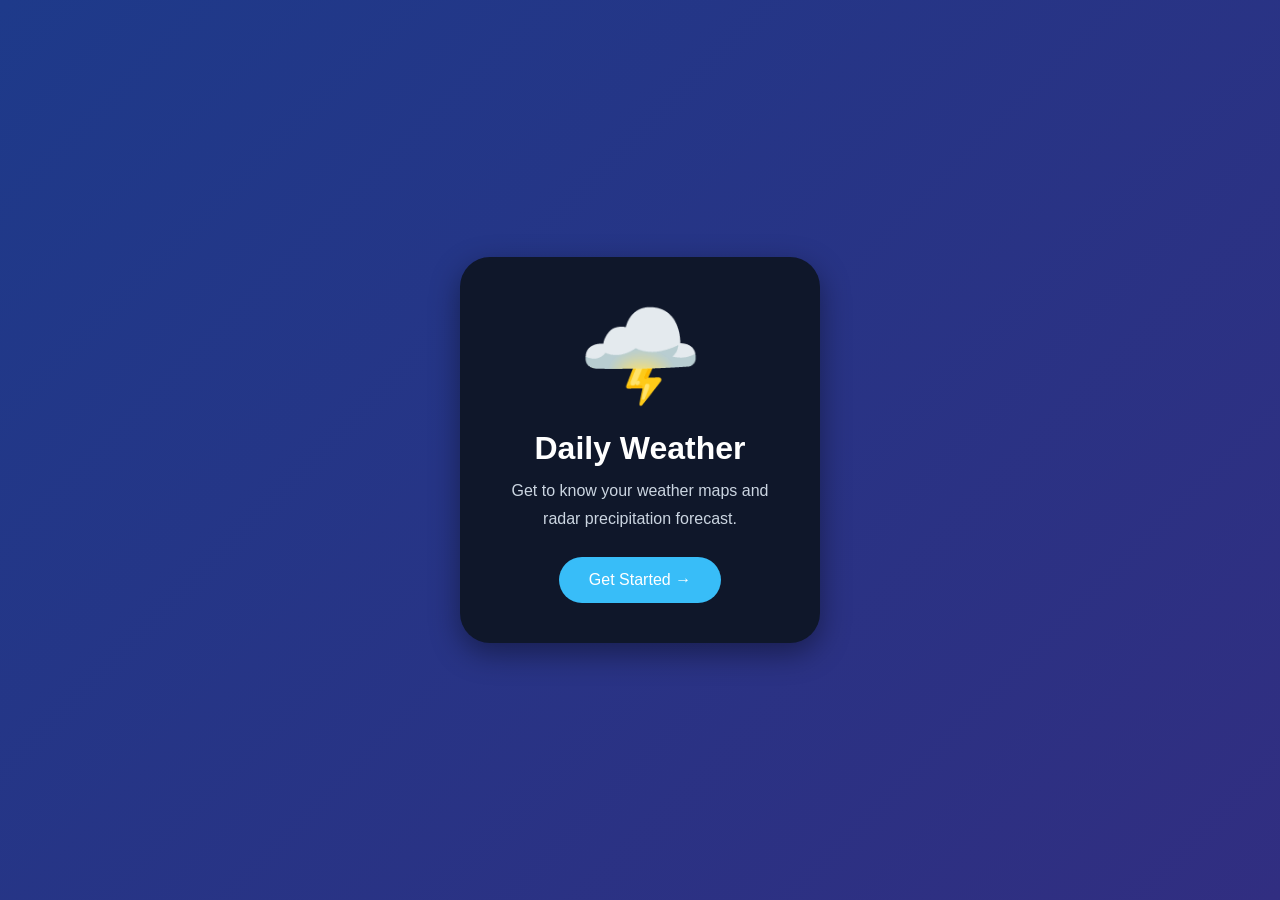
<file: index.html>
<!DOCTYPE html>
<html lang="en">
<head>
<meta charset="UTF-8">
<meta name="viewport" content="width=device-width, initial-scale=1.0">
<title>Daily Weather</title>
<link rel="stylesheet" href="style.css">
</head>
<body>

<div class="home">

<div class="home-card">

<div class="weather-icon">🌩️</div>

<h1>Daily Weather</h1>

<p>
Get to know your weather maps and
radar precipitation forecast.
</p>

<a href="weather.html">
<button class="start-btn">Get Started →</button>
</a>

</div>

</div>

</body>
</html>
</file>
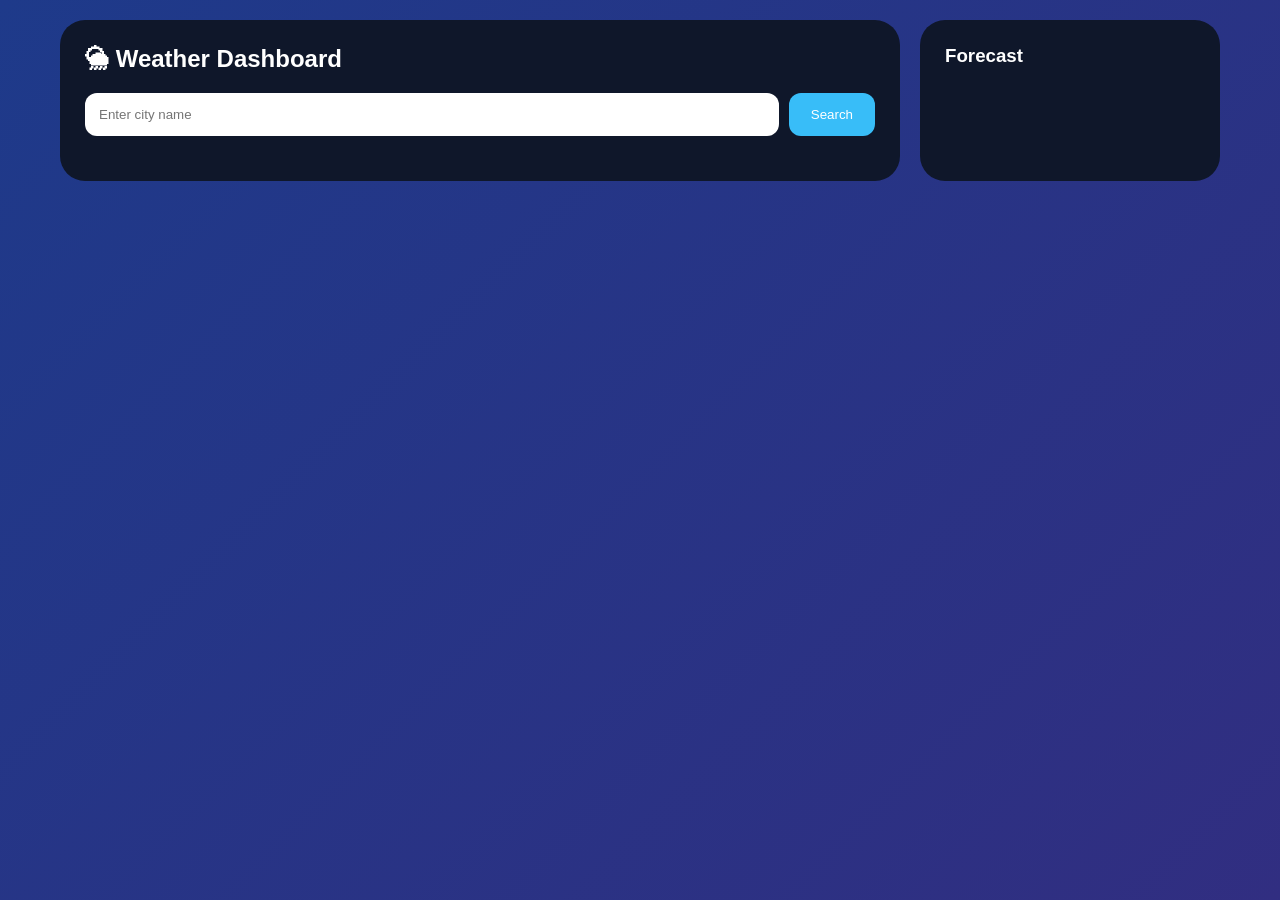
<file: weather.html>
<!DOCTYPE html>
<html lang="en">
<head>
<meta charset="UTF-8">
<meta name="viewport" content="width=device-width, initial-scale=1.0">
<title>Weather Dashboard</title>
<link rel="stylesheet" href="style.css">
</head>
<body>

<div class="dashboard">

<div class="weather-section">

<h2>🌦 Weather Dashboard</h2>

<div class="search-box">

<input
type="text"
id="city"
placeholder="Enter city name">

<button onclick="getWeather()">
Search
</button>

</div>

<div id="weatherResult"></div>

</div>

<div class="forecast-section">

<h3>Forecast</h3>

<div id="forecastResult"></div>

</div>

</div>

<script src="script.js"></script>

</body>
</html>
</file>
<file: style.css>
*{
margin:0;
padding:0;
box-sizing:border-box;
font-family:Poppins,sans-serif;
}

body{
background:linear-gradient(135deg,#1e3a8a,#312e81);
min-height:100vh;
color:white;
}

/* HOME */

.home{
height:100vh;
display:flex;
justify-content:center;
align-items:center;
padding:20px;
}

.home-card{
width:360px;
background:#0f172a;
padding:40px;
border-radius:30px;
text-align:center;
box-shadow:0 10px 30px rgba(0,0,0,.4);
}

.weather-icon{
font-size:100px;
margin-bottom:15px;
}

.home-card h1{
margin-bottom:10px;
}

.home-card p{
color:#cbd5e1;
line-height:1.7;
margin-bottom:25px;
}

.start-btn{
background:#38bdf8;
color:white;
border:none;
padding:14px 30px;
border-radius:30px;
cursor:pointer;
font-size:16px;
}

/* DASHBOARD */

.dashboard{
max-width:1200px;
margin:auto;
padding:20px;
display:flex;
gap:20px;
}

.weather-section{
flex:2;
background:#0f172a;
padding:25px;
border-radius:25px;
}

.forecast-section{
width:300px;
background:#0f172a;
padding:25px;
border-radius:25px;
}

.search-box{
display:flex;
gap:10px;
margin:20px 0;
}

.search-box input{
flex:1;
padding:14px;
border:none;
border-radius:12px;
outline:none;
}

.search-box button{
padding:14px 22px;
border:none;
border-radius:12px;
background:#38bdf8;
color:white;
cursor:pointer;
}

.weather-card{
background:#1e293b;
padding:25px;
border-radius:20px;
text-align:center;
}

.weather-card img{
width:140px;
}

.city{
font-size:30px;
font-weight:bold;
}

.temp{
font-size:70px;
font-weight:bold;
}

.condition{
font-size:18px;
margin-bottom:20px;
}

.stats{
display:grid;
grid-template-columns:repeat(2,1fr);
gap:12px;
margin-top:20px;
}

.stat{
background:#334155;
padding:15px;
border-radius:12px;
}

.forecast-day{
background:#1e293b;
padding:12px;
border-radius:12px;
margin-top:10px;
display:flex;
justify-content:space-between;
align-items:center;
}

.forecast-day img{
width:40px;
}

@media(max-width:900px){

.dashboard{
flex-direction:column;
}

.forecast-section{
width:100%;
}

}
</file>
